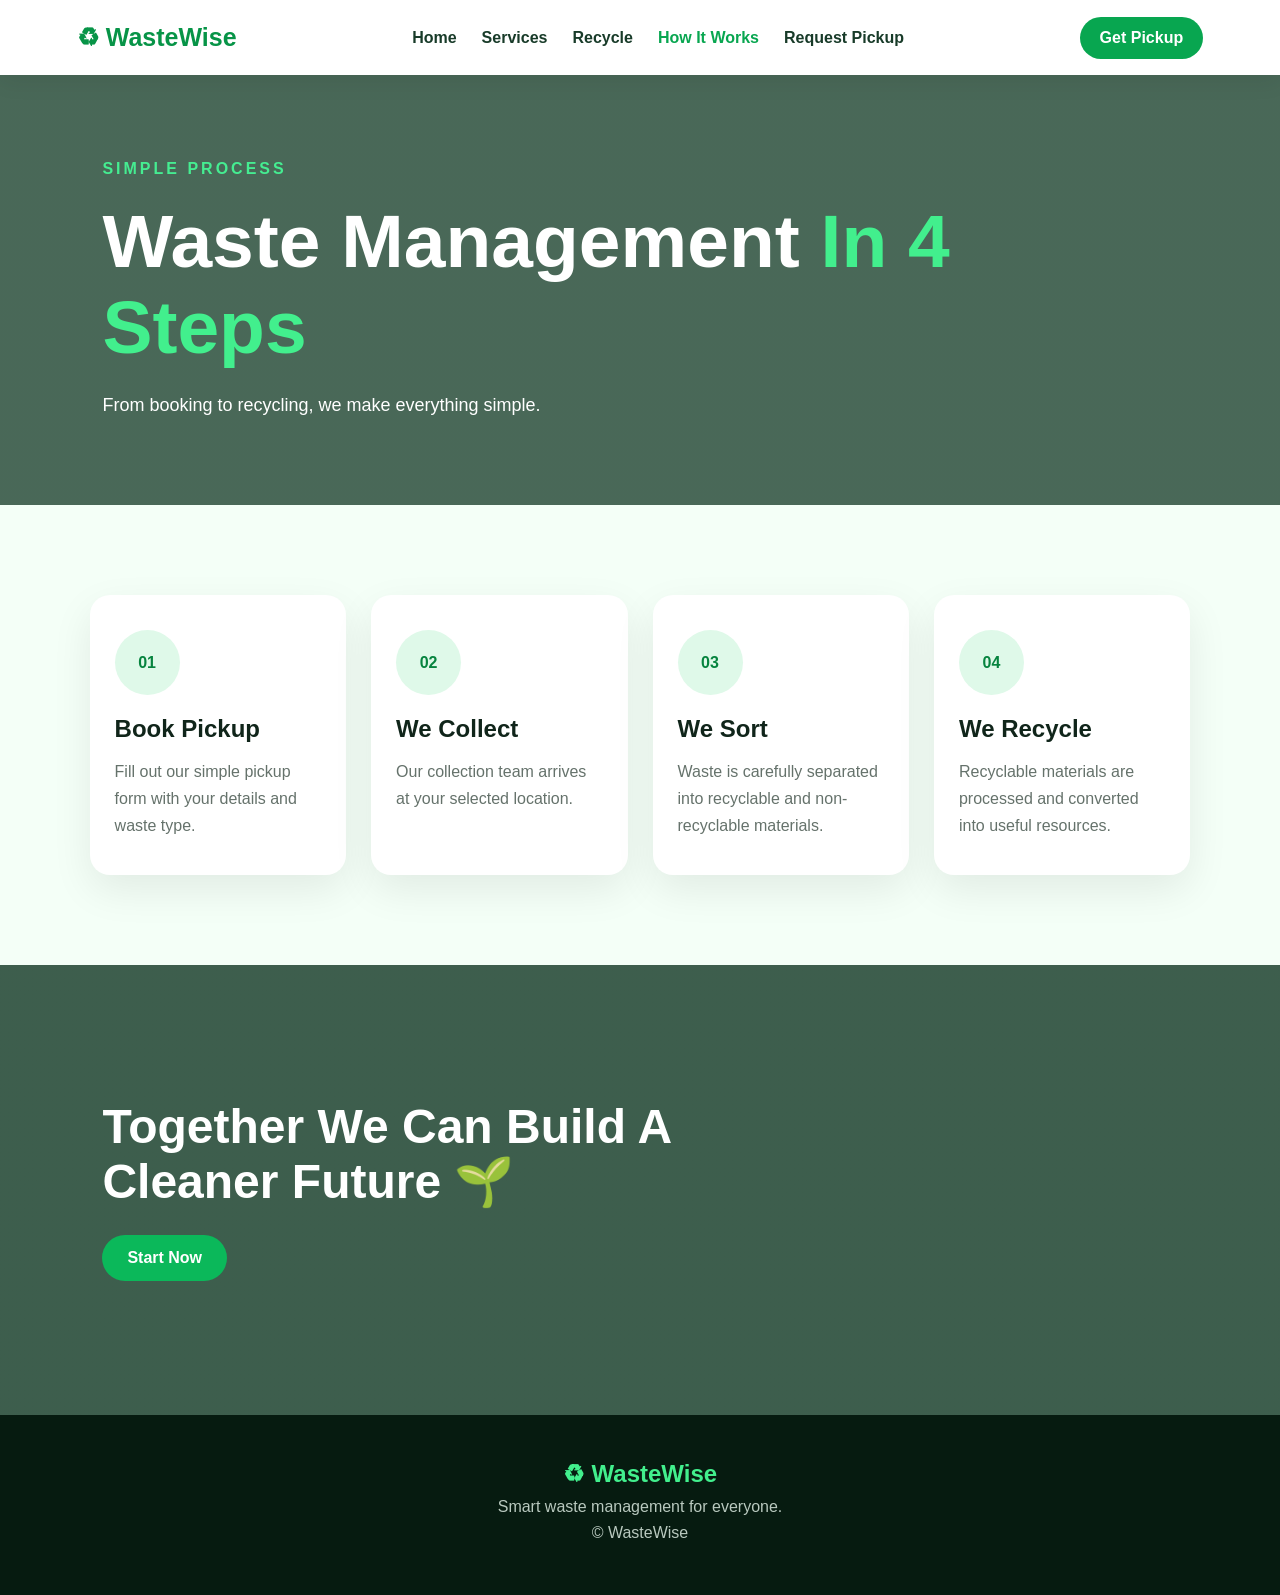
<file: how.html>
<!DOCTYPE html>
<html lang="en">

<head>

    <meta charset="UTF-8">

    <meta name="viewport"
          content="width=device-width, initial-scale=1.0">

    <title>WasteWise | How It Works</title>

    <link rel="stylesheet" href="style.css">

</head>

<body>


<header class="navbar">

    <div class="logo">
        ♻ WasteWise
    </div>

    <nav>

        <a href="index.html">
            Home
        </a>

        <a href="services.html">
            Services
        </a>

        <a href="recycle.html">
            Recycle
        </a>

        <a href="how.html" class="active">
            How It Works
        </a>

        <a href="pickup.html">
            Request Pickup
        </a>

    </nav>

    <a href="pickup.html" class="nav-btn">
        Get Pickup
    </a>

</header>


<section class="page-hero how-hero">

    <div>

        <p>SIMPLE PROCESS</p>

        <h1>
            Waste Management
            <span>In 4 Steps</span>
        </h1>

        <p>
            From booking to recycling,
            we make everything simple.
        </p>

    </div>

</section>


<section class="section">

    <div class="steps">


        <div class="step">

            <div class="step-number">
                01
            </div>

            <h2>Book Pickup</h2>

            <p>
                Fill out our simple pickup form
                with your details and waste type.
            </p>

        </div>


        <div class="step">

            <div class="step-number">
                02
            </div>

            <h2>We Collect</h2>

            <p>
                Our collection team arrives at
                your selected location.
            </p>

        </div>


        <div class="step">

            <div class="step-number">
                03
            </div>

            <h2>We Sort</h2>

            <p>
                Waste is carefully separated into
                recyclable and non-recyclable materials.
            </p>

        </div>


        <div class="step">

            <div class="step-number">
                04
            </div>

            <h2>We Recycle</h2>

            <p>
                Recyclable materials are processed
                and converted into useful resources.
            </p>

        </div>


    </div>

</section>


<section class="process-image">

    <div>

        <h2>
            Together We Can
            Build A Cleaner Future 🌱
        </h2>

        <a href="pickup.html" class="main-btn">
            Start Now
        </a>

    </div>

</section>


<footer>

    <h2>♻ WasteWise</h2>

    <p>
        Smart waste management for everyone.
    </p>

    <p>© <span id="year"></span> WasteWise</p>

</footer>


<script src="script.js"></script>

</body>
</html>
</file>
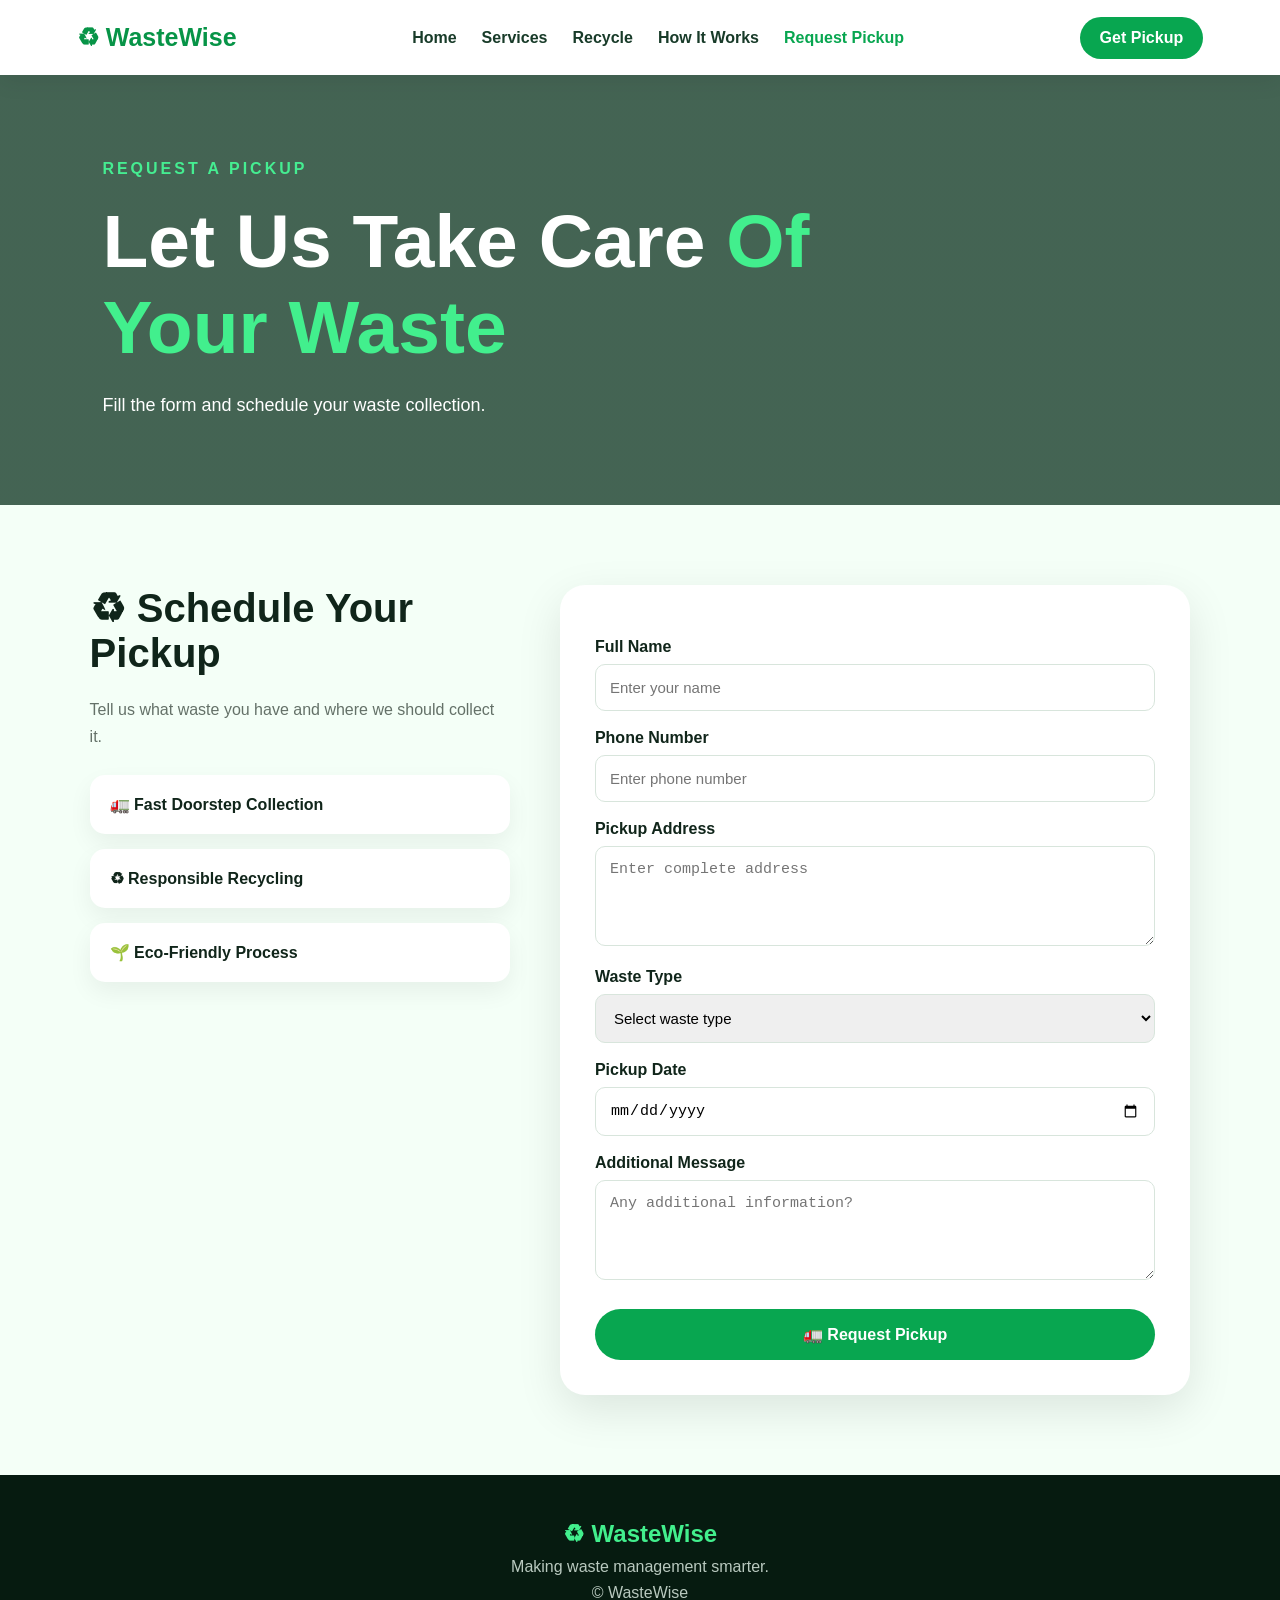
<file: pickup.html>
<!DOCTYPE html>
<html lang="en">

<head>

    <meta charset="UTF-8">

    <meta name="viewport"
          content="width=device-width, initial-scale=1.0">

    <title>WasteWise | Request Pickup</title>

    <link rel="stylesheet" href="style.css">

</head>

<body>


<header class="navbar">

    <div class="logo">
        ♻ WasteWise
    </div>

    <nav>

        <a href="index.html">
            Home
        </a>

        <a href="services.html">
            Services
        </a>

        <a href="recycle.html">
            Recycle
        </a>

        <a href="how.html">
            How It Works
        </a>

        <a href="pickup.html" class="active">
            Request Pickup
        </a>

    </nav>

    <a href="pickup.html" class="nav-btn">
        Get Pickup
    </a>

</header>


<section class="page-hero pickup-hero">

    <div>

        <p>REQUEST A PICKUP</p>

        <h1>
            Let Us Take Care
            <span>Of Your Waste</span>
        </h1>

        <p>
            Fill the form and schedule your
            waste collection.
        </p>

    </div>

</section>


<section class="pickup-section">


    <div class="pickup-info">

        <h2>
            ♻ Schedule Your Pickup
        </h2>

        <p>
            Tell us what waste you have and
            where we should collect it.
        </p>

        <div class="info-box">
            🚛 Fast Doorstep Collection
        </div>

        <div class="info-box">
            ♻ Responsible Recycling
        </div>

        <div class="info-box">
            🌱 Eco-Friendly Process
        </div>

    </div>


    <form id="pickupForm">


        <label>
            Full Name
        </label>

        <input
            type="text"
            id="name"
            placeholder="Enter your name"
            required
        >


        <label>
            Phone Number
        </label>

        <input
            type="tel"
            id="phone"
            placeholder="Enter phone number"
            required
        >


        <label>
            Pickup Address
        </label>

        <textarea
            id="address"
            placeholder="Enter complete address"
            required
        ></textarea>


        <label>
            Waste Type
        </label>

        <select id="waste" required>

            <option value="">
                Select waste type
            </option>

            <option>Paper</option>

            <option>Plastic</option>

            <option>Metal</option>

            <option>E-Waste</option>

            <option>Organic</option>

            <option>Clothes</option>

            <option>Glass</option>

            <option>Rubber</option>

        </select>


        <label>
            Pickup Date
        </label>

        <input
            type="date"
            id="date"
            required
        >


        <label>
            Additional Message
        </label>

        <textarea
            id="message"
            placeholder="Any additional information?"
        ></textarea>


        <button type="submit">
            🚛 Request Pickup
        </button>


    </form>

</section>


<div id="toast">
    ✅ Pickup request submitted successfully!
</div>


<footer>

    <h2>♻ WasteWise</h2>

    <p>
        Making waste management smarter.
    </p>

    <p>© <span id="year"></span> WasteWise</p>

</footer>


<script src="script.js"></script>

</body>
</html>
</file>
<file: style.css>
* {
    margin: 0;
    padding: 0;
    box-sizing: border-box;
}

html {
    scroll-behavior: smooth;
}

body {
    font-family: Arial, sans-serif;
    background: #f4fff7;
    color: #10251a;
}


/* ================= NAVBAR ================= */

.navbar {
    width: 100%;
    min-height: 75px;
    padding: 15px 6%;
    display: flex;
    align-items: center;
    justify-content: space-between;

    background: rgba(255,255,255,0.96);

    position: sticky;
    top: 0;
    z-index: 1000;

    box-shadow: 0 5px 25px rgba(0,0,0,0.08);
}

.logo {
    font-size: 25px;
    font-weight: bold;
    color: #079447;
}

nav {
    display: flex;
    gap: 25px;
}

nav a {
    text-decoration: none;
    color: #183b29;
    font-weight: bold;
    transition: 0.3s;
}

nav a:hover,
nav a.active {
    color: #08a650;
}

.nav-btn {
    text-decoration: none;
    background: #08a650;
    color: white;
    padding: 12px 20px;
    border-radius: 30px;
    font-weight: bold;
    transition: 0.3s;
}

.nav-btn:hover {
    background: #057637;
    transform: translateY(-2px);
}


/* ================= HOME HERO ================= */

.hero {
    min-height: 650px;

    display: flex;
    align-items: center;

    padding: 80px 8%;

    background:
        linear-gradient(
            90deg,
            rgba(0,35,18,0.88),
            rgba(0,35,18,0.40)
        ),
        url("https://images.unsplash.com/photo-1532996122724-e3c354a0b15b?auto=format&fit=crop&w=1800&q=85");

    background-size: cover;
    background-position: center;

    color: white;
}

.hero-content {
    max-width: 700px;
}

.small-title,
.section-title p,
.page-hero p:first-child {
    color: #45ed91;
    font-weight: bold;
    letter-spacing: 3px;
}

.hero h1 {
    font-size: clamp(50px, 7vw, 90px);
    line-height: 1;
    margin: 20px 0;
}

.hero h1 span,
.section-title span,
.page-hero h1 span {
    color: #42ef8d;
}

.hero p {
    font-size: 18px;
    line-height: 1.8;
}

.hero-buttons {
    display: flex;
    gap: 15px;
    margin-top: 30px;
    flex-wrap: wrap;
}

.main-btn,
.outline-btn,
.white-btn {
    display: inline-block;
    text-decoration: none;
    padding: 14px 25px;
    border-radius: 30px;
    font-weight: bold;
    transition: 0.3s;
}

.main-btn {
    background: #0bb85a;
    color: white;
}

.main-btn:hover {
    background: #07843f;
    transform: translateY(-3px);
}

.outline-btn {
    border: 2px solid white;
    color: white;
}

.outline-btn:hover {
    background: white;
    color: #07843f;
}


/* ================= STATS ================= */

.stats {
    display: grid;
    grid-template-columns: repeat(4,1fr);
    gap: 20px;

    padding: 50px 7%;

    background: #082718;
    color: white;
}

.stat-card {
    text-align: center;
}

.stat-card h2 {
    font-size: 40px;
    color: #42ef8d;
}

.stat-card p {
    margin-top: 8px;
}


/* ================= COMMON SECTION ================= */

.section {
    padding: 90px 7%;
}

.section-title {
    text-align: center;
    max-width: 750px;
    margin: 0 auto 50px;
}

.section-title h2 {
    font-size: 45px;
    margin-top: 15px;
}


/* ================= CARDS ================= */

.cards {
    display: grid;
    grid-template-columns: repeat(3,1fr);
    gap: 25px;
}

.card {
    background: white;
    border-radius: 20px;
    overflow: hidden;
    box-shadow: 0 15px 40px rgba(0,0,0,0.08);
    transition: 0.4s;
}

.card:hover {
    transform: translateY(-10px);
}

.card-image {
    height: 220px;
    overflow: hidden;
}

.card-image img {
    width: 100%;
    height: 100%;
    object-fit: cover;
    transition: 0.5s;
}

.card:hover img {
    transform: scale(1.08);
}

.card-content {
    padding: 25px;
}

.card-content h3 {
    font-size: 23px;
    margin-bottom: 12px;
}

.card-content p {
    line-height: 1.7;
    color: #617067;
    margin-bottom: 15px;
}

.card-content a {
    color: #079447;
    text-decoration: none;
    font-weight: bold;
}


/* ================= HOME BANNER ================= */

.home-banner {
    min-height: 400px;
    padding: 70px 8%;

    display: flex;
    align-items: center;

    color: white;

    background:
        linear-gradient(
            rgba(0,50,25,0.8),
            rgba(0,50,25,0.8)
        ),
        url("https://images.unsplash.com/photo-1441974231531-c6227db76b6e?auto=format&fit=crop&w=1800&q=80");

    background-size: cover;
    background-position: center;
}

.home-banner h2 {
    font-size: 48px;
    max-width: 650px;
    margin: 15px 0 25px;
}


/* ================= PAGE HERO ================= */

.page-hero {
    min-height: 430px;

    display: flex;
    align-items: center;

    padding: 70px 8%;

    color: white;

    background-size: cover;
    background-position: center;
}

.page-hero h1 {
    font-size: clamp(45px,6vw,75px);
    max-width: 850px;
    margin: 20px 0;
}

.page-hero p:last-child {
    color: white;
    max-width: 650px;
    line-height: 1.7;
    font-size: 18px;
}

.services-hero {
    background:
        linear-gradient(
            rgba(0,40,20,0.75),
            rgba(0,40,20,0.75)
        ),
        url("https://images.unsplash.com/photo-1611284446314-60a58ac0deb9?auto=format&fit=crop&w=1800&q=80");
}

.recycle-hero {
    background:
        linear-gradient(
            rgba(0,40,20,0.70),
            rgba(0,40,20,0.70)
        ),
        url("https://images.unsplash.com/photo-1532996122724-e3c354a0b15b?auto=format&fit=crop&w=1800&q=80");
}

.how-hero {
    background:
        linear-gradient(
            rgba(0,40,20,0.70),
            rgba(0,40,20,0.70)
        ),
        url("https://images.unsplash.com/photo-1497435334941-8c899ee9e8e9?auto=format&fit=crop&w=1800&q=80");
}

.pickup-hero {
    background:
        linear-gradient(
            rgba(0,40,20,0.72),
            rgba(0,40,20,0.72)
        ),
        url("https://images.unsplash.com/photo-1582407947304-fd86f028f716?auto=format&fit=crop&w=1800&q=80");
}


/* ================= SERVICE GRID ================= */

.service-grid {
    display: grid;
    grid-template-columns: repeat(3,1fr);
    gap: 25px;
}

.service-card {
    background: white;
    border-radius: 20px;
    overflow: hidden;
    box-shadow: 0 15px 40px rgba(0,0,0,0.08);
    transition: 0.4s;
}

.service-card:hover {
    transform: translateY(-8px);
}

.service-card img {
    width: 100%;
    height: 220px;
    object-fit: cover;
}

.service-card div {
    padding: 25px;
}

.service-card h3 {
    font-size: 23px;
    margin-bottom: 12px;
}

.service-card p {
    color: #617067;
    line-height: 1.7;
    margin-bottom: 15px;
}

.service-card a {
    color: #079447;
    text-decoration: none;
    font-weight: bold;
}


/* ================= RECYCLE ================= */

.recycle-grid {
    display: grid;
    grid-template-columns: repeat(4,1fr);
    gap: 22px;
}

.recycle-card {
    text-decoration: none;
    color: #10251a;
    background: white;
    border-radius: 20px;
    overflow: hidden;
    box-shadow: 0 12px 35px rgba(0,0,0,0.08);
    transition: 0.4s;
}

.recycle-card:hover {
    transform: translateY(-8px);
    box-shadow: 0 20px 45px rgba(0,150,70,0.2);
}

.recycle-card img {
    width: 100%;
    height: 180px;
    object-fit: cover;
}

.recycle-card div {
    padding: 20px;
}

.recycle-card h3 {
    margin-bottom: 10px;
}

.recycle-card p {
    color: #68756e;
    line-height: 1.5;
    margin-bottom: 15px;
}

.recycle-card strong {
    color: #079447;
}


/* ================= GREEN SECTION ================= */

.green-section {
    text-align: center;
    padding: 80px 20px;

    background: #07843f;
    color: white;
}

.green-section h2 {
    font-size: 45px;
    margin-bottom: 15px;
}

.green-section p {
    margin-bottom: 25px;
}

.white-btn {
    background: white;
    color: #07843f;
}


/* ================= HOW IT WORKS ================= */

.steps {
    display: grid;
    grid-template-columns: repeat(4,1fr);
    gap: 25px;
}

.step {
    padding: 35px 25px;
    background: white;
    border-radius: 20px;
    box-shadow: 0 15px 40px rgba(0,0,0,0.08);
}

.step-number {
    width: 65px;
    height: 65px;
    border-radius: 50%;

    display: flex;
    align-items: center;
    justify-content: center;

    background: #dff9e9;
    color: #07843f;

    font-weight: bold;
    margin-bottom: 20px;
}

.step h2 {
    margin-bottom: 15px;
}

.step p {
    color: #65726b;
    line-height: 1.7;
}

.process-image {
    min-height: 450px;

    display: flex;
    align-items: center;

    padding: 70px 8%;

    color: white;

    background:
        linear-gradient(
            rgba(0,40,20,0.75),
            rgba(0,40,20,0.75)
        ),
        url("https://images.unsplash.com/photo-1441974231531-c6227db76b6e?auto=format&fit=crop&w=1800&q=80");

    background-size: cover;
    background-position: center;
}

.process-image h2 {
    font-size: 48px;
    max-width: 700px;
    margin-bottom: 25px;
}


/* ================= PICKUP ================= */

.pickup-section {
    padding: 80px 7%;

    display: grid;
    grid-template-columns: 0.8fr 1.2fr;
    gap: 50px;
    align-items: start;
}

.pickup-info h2 {
    font-size: 40px;
    margin-bottom: 20px;
}

.pickup-info > p {
    color: #647168;
    line-height: 1.7;
    margin-bottom: 25px;
}

.info-box {
    background: white;
    padding: 20px;
    margin: 15px 0;
    border-radius: 15px;
    box-shadow: 0 10px 25px rgba(0,0,0,0.06);
    font-weight: bold;
}

form {
    background: white;
    padding: 35px;
    border-radius: 25px;
    box-shadow: 0 15px 45px rgba(0,0,0,0.1);
}

form label {
    display: block;
    font-weight: bold;
    margin-bottom: 8px;
    margin-top: 18px;
}

form input,
form textarea,
form select {
    width: 100%;
    padding: 14px;
    border: 1px solid #d8e5dc;
    border-radius: 10px;
    outline: none;
    font-size: 15px;
}

form textarea {
    min-height: 100px;
    resize: vertical;
}

form input:focus,
form textarea:focus,
form select:focus {
    border-color: #08a650;
}

form button {
    width: 100%;
    padding: 16px;
    border: none;
    border-radius: 30px;

    margin-top: 25px;

    background: #08a650;
    color: white;

    font-size: 16px;
    font-weight: bold;

    cursor: pointer;

    transition: 0.3s;
}

form button:hover {
    background: #057637;
}


/* ================= TOAST ================= */

#toast {
    position: fixed;
    right: 25px;
    bottom: 25px;

    background: #073b20;
    color: white;

    padding: 18px 25px;

    border-radius: 12px;

    display: none;

    z-index: 2000;
}


/* ================= FOOTER ================= */

footer {
    padding: 45px 7%;
    text-align: center;

    background: #061b10;
    color: white;
}

footer h2 {
    color: #42ef8d;
    margin-bottom: 10px;
}

footer p {
    color: #b9c9bf;
    margin: 8px;
}


/* ================= RESPONSIVE ================= */

@media(max-width:1000px) {

    nav {
        gap: 12px;
    }

    .cards,
    .service-grid {
        grid-template-columns: repeat(2,1fr);
    }

    .recycle-grid {
        grid-template-columns: repeat(2,1fr);
    }

    .steps {
        grid-template-columns: repeat(2,1fr);
    }

    .stats {
        grid-template-columns: repeat(2,1fr);
    }

    .pickup-section {
        grid-template-columns: 1fr;
    }
}


@media(max-width:750px) {

    .navbar {
        flex-direction: column;
        gap: 15px;
    }

    nav {
        flex-wrap: wrap;
        justify-content: center;
    }

    .nav-btn {
        display: none;
    }

    .hero {
        min-height: 600px;
    }

    .hero h1 {
        font-size: 55px;
    }

    .cards,
    .service-grid,
    .recycle-grid,
    .steps,
    .stats {
        grid-template-columns: 1fr;
    }

    .section-title h2 {
        font-size: 35px;
    }

    .home-banner h2 {
        font-size: 38px;
    }

    .page-hero h1 {
        font-size: 45px;
    }

    .pickup-section {
        padding: 50px 5%;
    }

}
</file>
